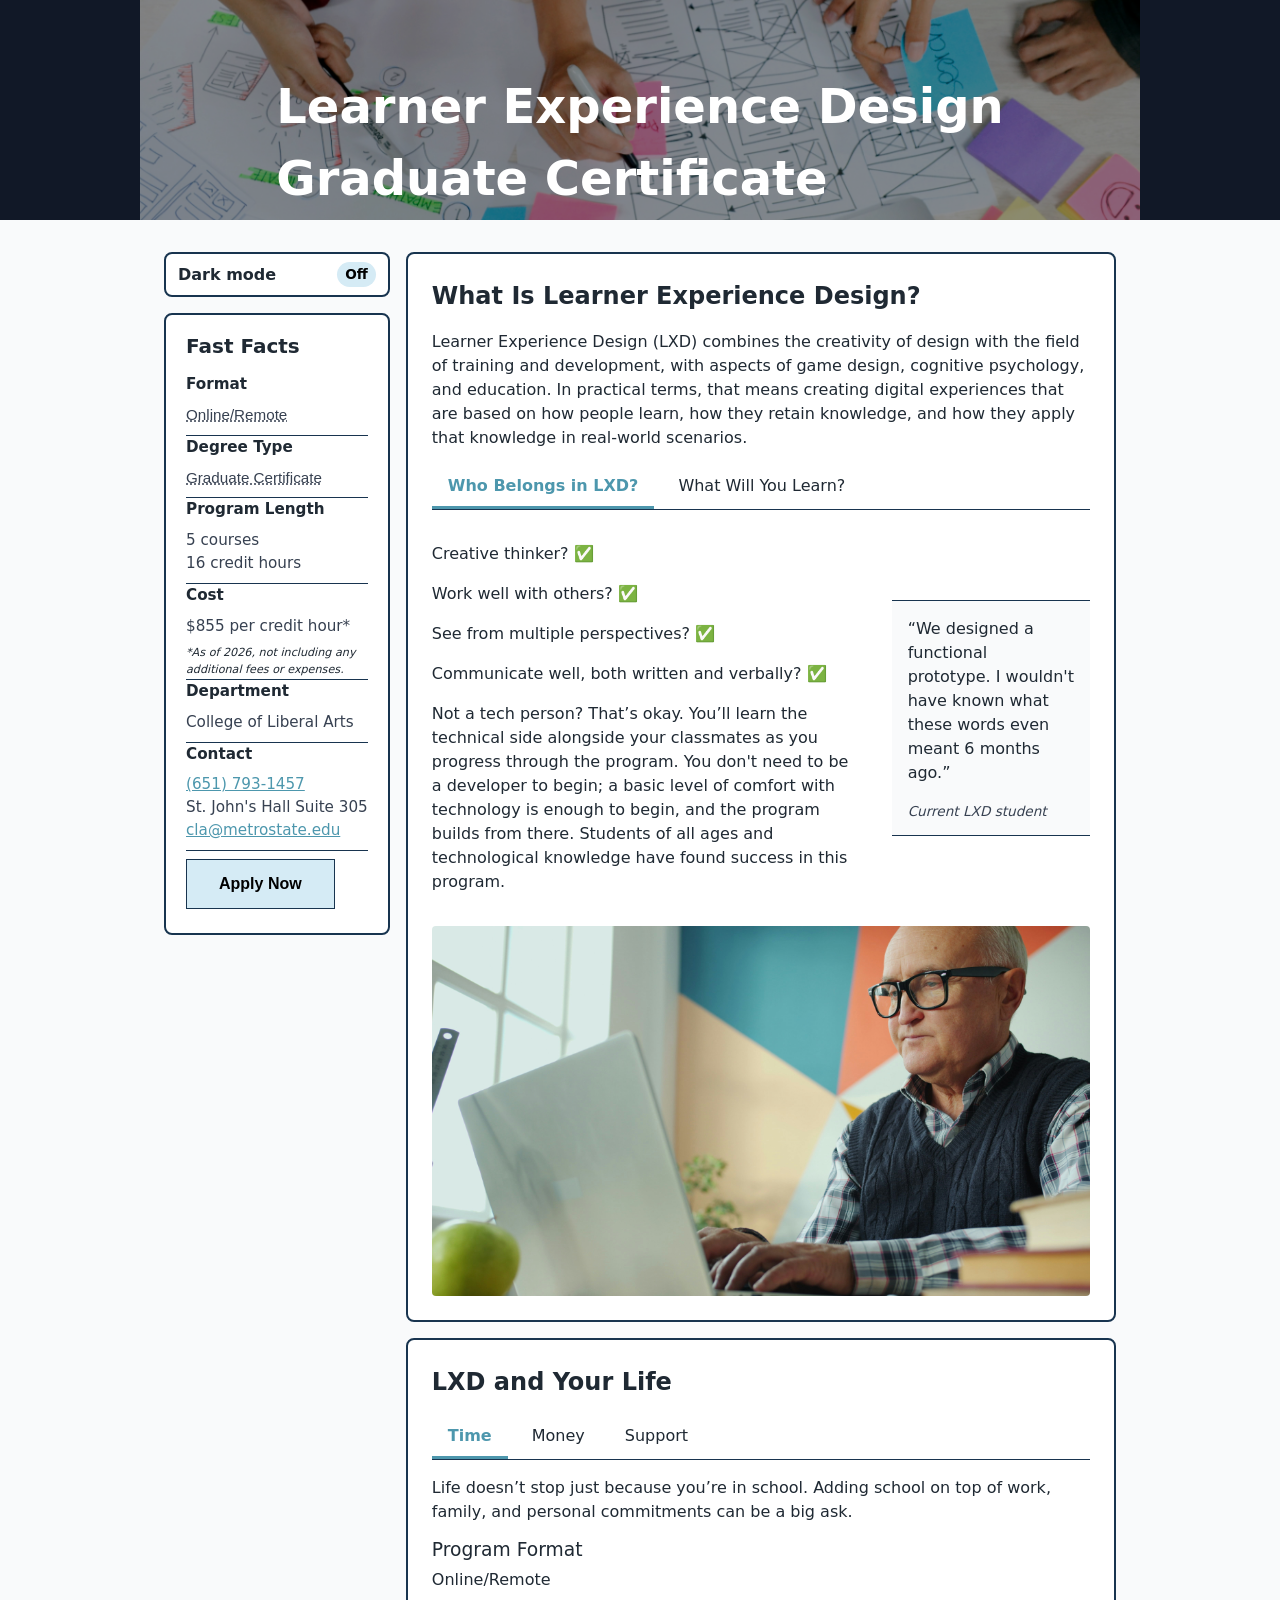
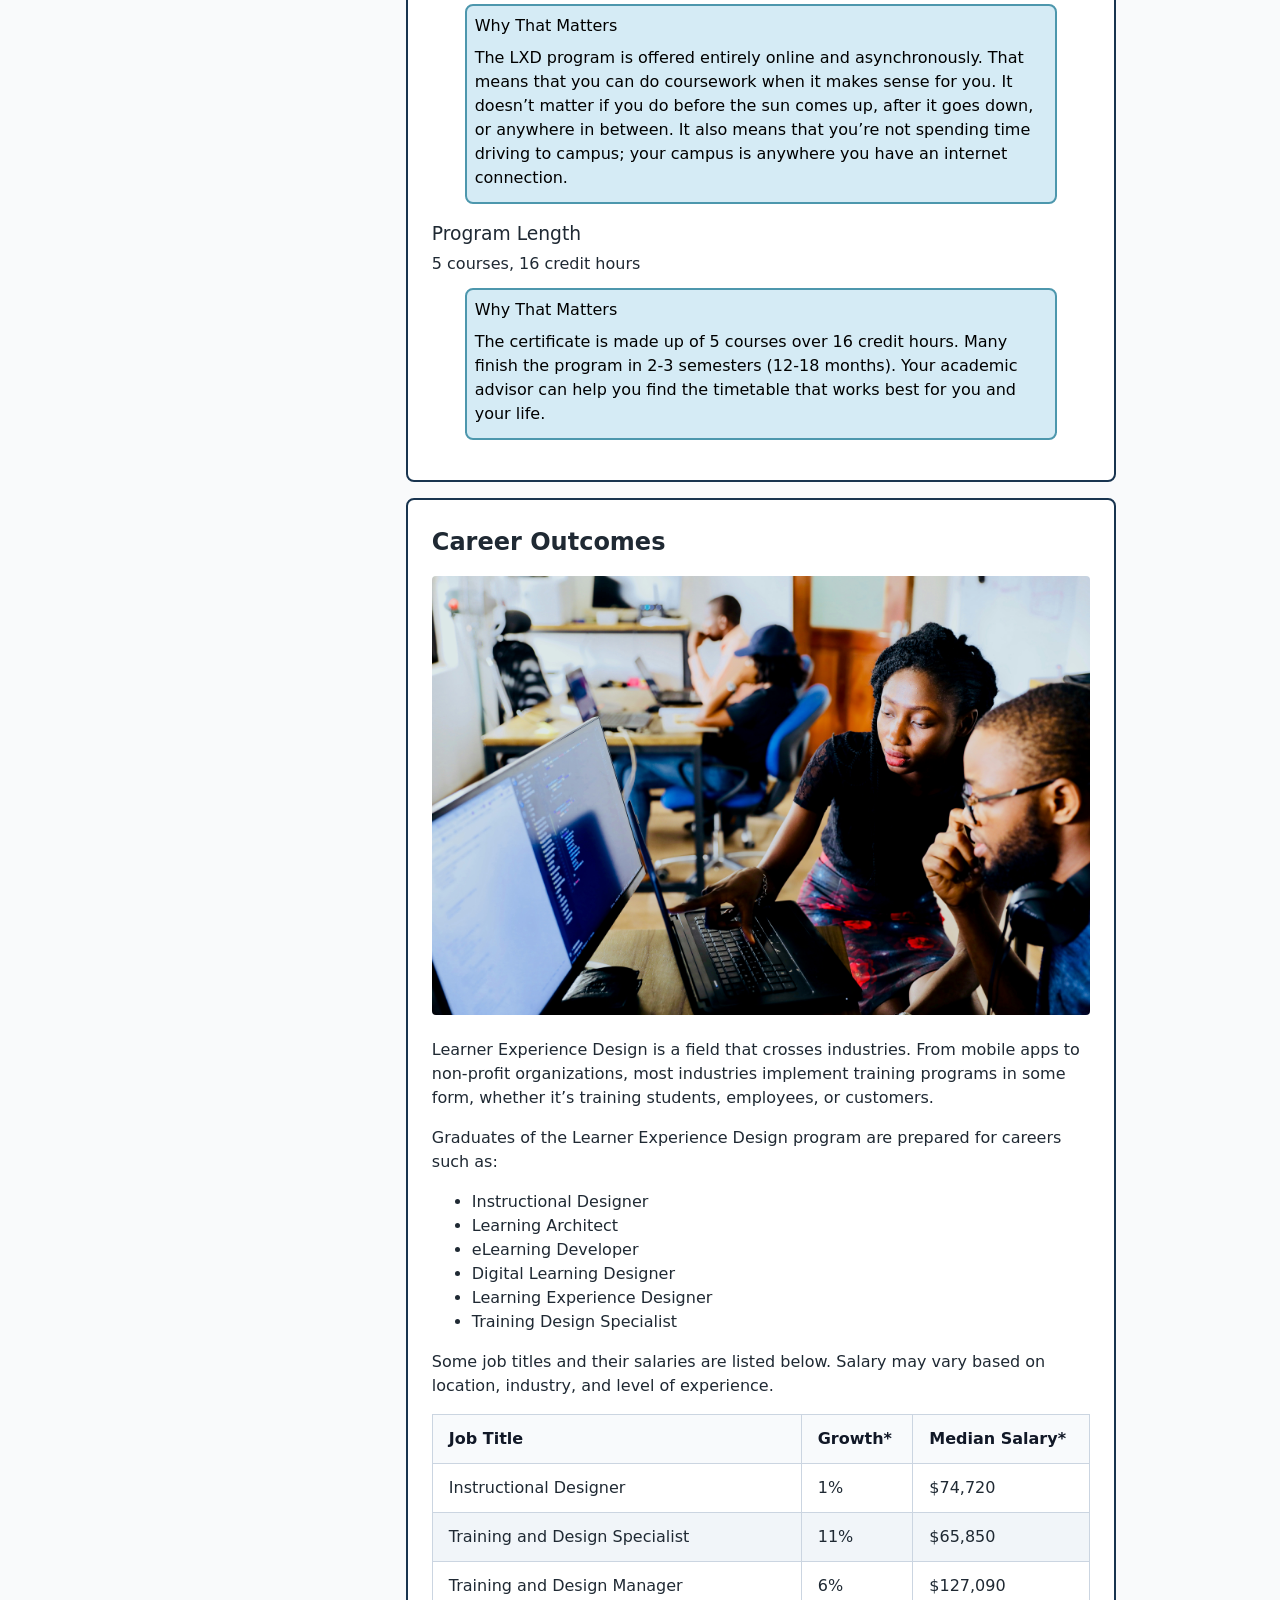
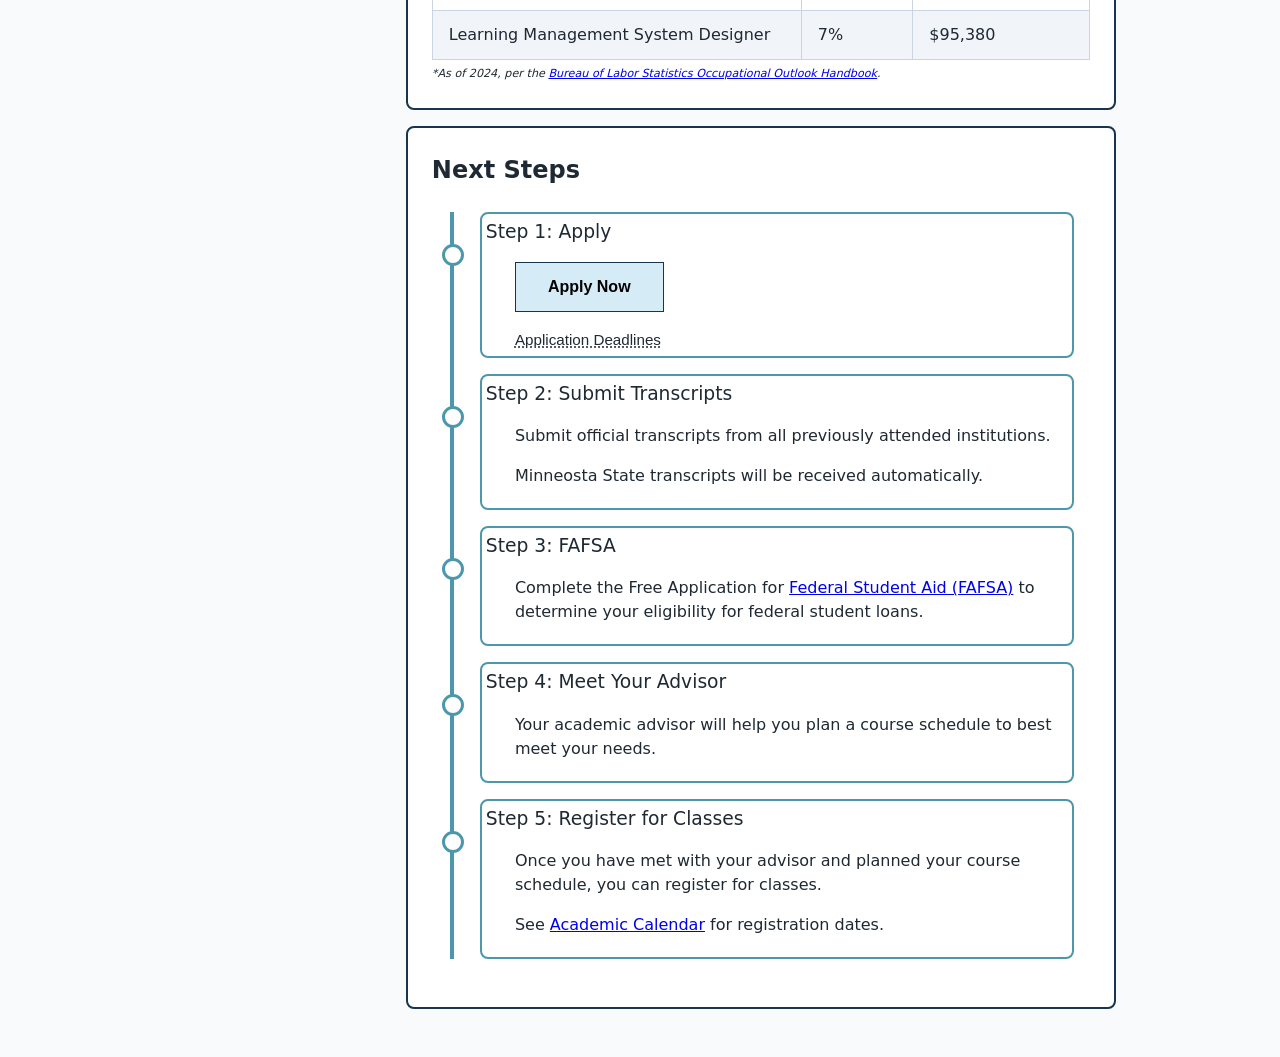
<file: index.html>
<!DOCTYPE html>
<html lang="en">
<head>
  <meta charset="UTF-8" />
  <meta name="viewport" content="width=device-width, initial-scale=1.0" />
  <title>Learner Experience Design</title>

  <link rel="stylesheet" href="styles.css" />
  
</head>

<body>

<!-- Skip to content -->
<a href="#main-content" class="skip-link">Skip to main content</a>

<header class="page-header" role="banner">
  <div class="page-header-inner">
    <div class="header-overlay">
      <h1>Learner Experience Design<br>Graduate Certificate</h1>
    </div>
  </div>
</header>

<main id="main-content" class="layout" role="main">

<!-- Sidebar -->
<div class="sidebar">

  <!-- Dark mode toggle -->
  <div class="theme-toggle-wrapper">
    <button
      id="theme-toggle"
      class="theme-toggle"
      role="switch"
      aria-checked="false"
    >
      <span class="toggle-label">Dark mode</span>
      <span class="toggle-state">Off</span>
    </button>
  </div>

  <!-- Fast Facts -->
<aside class="fast-facts" aria-label="Fast facts">
  <h2 class="fact-header">Fast Facts</h2>
  <ul>
    <li>
      <span class="fact-label">Format</span>
  <span class="fact-value">
    <span class="popover-wrap">
      <button class="popover-trigger" aria-describedby="format-info">Online/Remote</button>
      <div id="format-info" class="popover" role="tooltip" aria-hidden="true">
        Classes take place primarily through an online learning portal. They may have synchronous meetings scheduled via video conference tools such as Zoom or Microsoft Teams.
      </div>
    </span>
    </li>
    <li>
      <span class="fact-label">Degree Type</span>
      <span class="fact-value">
        <span class="popover-wrap">
        <button class="popover-trigger" aria-describedby="degree-info">Graduate Certificate</button>
      <div id="degree-info" class="popover" role="tooltip" aria-hidden="true">
        A graduate certificate program is shorter and more focused than a Master's degree program.
      </div>
    </li>
    <li>
      <span class="fact-label">Program Length</span>
      <span class="fact-value fact-value-tight">5 courses</span>
      <span class="fact-value">16 credit hours</span>
    </li>
    <li>
      <span class="fact-label">Cost</span>
      <span class="fact-value">$855 per credit hour*</span>
      <span class="disclaimer">*As of 2026, not including any<br>additional fees or expenses.</span>
    </li>
    <li>
      <span class="fact-label">Department</span>
      <span class="fact-value">College of Liberal Arts</span>
    </li>
    <li>
      <span class="fact-label">Contact</span>
      <span class="fact-value fact-value-tight"><a href="tel:6517931457">(651) 793-1457</a></span>
      <span class="fact-value fact-value-tight">St. John's Hall Suite 305</span>
      <span class="fact-value">
        <a href="mailto:cla@metrostate.edu">cla@metrostate.edu</a>
      </span>
    </li>
    <li class="fact-button-container">
      <span class="fact-label"><a href="https://metrostate.edu/apply-now" target="_blank"><button class="fact-button">Apply Now</button></a></span>
    </li>
  </ul>
  
</aside>
</div>

<!-- Popovers -->



<section class="content-column">

  <!-- What Is LXD -->
  <section class="card">
    <h2>What Is Learner Experience Design?</h2>
      <p>
        Learner Experience Design (LXD) combines the creativity of design with the field of training and development, with aspects of game design, cognitive psychology, and education. In practical terms, that means creating digital experiences that are based on how people learn, how they retain knowledge, and how they apply that knowledge in real-world scenarios. 
      </p>

      <div class="tabs">
        <div class="tab-list" role="tablist" aria-label="LXD Details">
          <button class="tab active"
                  role="tab"
                  aria-selected="true"
                  aria-controls="lxd-fit"
                  id="lxd-fit-tab">
            Who Belongs in LXD?
          </button>

          <button class="tab"
                  role="tab"
                  aria-selected="false"
                  aria-controls="lxd-learn"
                  id="lxd-learn-tab">
            What Will You Learn?
          </button>
        </div>

        <section id="lxd-fit"
                 class="tab-panel"
                 role="tabpanel"
                 aria-labelledby="lxd-fit-tab">
                 <div class="tab-info-row">
                  <div class="top-row">
                    <div class="left-aligned">
                    <p>
                      Creative thinker? ✅</p>
                      <p>Work well with others? ✅</p>
                      <p>See from multiple perspectives? ✅</p>
                      <p>Communicate well, both written and verbally? ✅</p>
                    <p>
                      Not a tech person? That’s okay. You’ll learn the technical side alongside your classmates as you progress through the program. You don't need to be a developer to begin; a basic level of comfort with technology is enough to begin, and the program builds from there. Students of all ages and technological knowledge have found success in this program.
                    </p>
                    </div>
                    <div class="tab-quote">
                      <p>
                        “We designed a functional prototype. I wouldn't have known what these words even meant 6 months ago.”</p>
                        <p class="quote-attribution">Current LXD student</p>
                    </div>
                  </div>
                  <img src="fit-image.jpg" alt="Older adult working on a laptop. Photo by Vitaly Gariev on Unsplash." class="tab-image">
                  
        </section>

        <section id="lxd-learn"
                 class="tab-panel"
                 role="tabpanel"
                 aria-labelledby="lxd-learn-tab">
          <div class="tab-info-learn">
            <p>The Learner Experience Design Graduate Certificate is made up of <b>five courses</b>, all focused on getting you the skills you need to be successful in the field.</p>
            <h3>Courses</h3>
            <div class="tab-enclosure-learn"><h4>Foundations of Learner Experience Design (4 credits)</h4>
              <p>This course is an introduction to the topic, and teaches concepts and techniques from design principles, instructional design, user experience design, and learning and development.</p></div>
            <div class="tab-enclosure-learn"><h4>User Experience and Design Thinking (4 credits)</h4>
              <p>This course focuses on user experience, with a user-centered approach. You’ll learn how to find what your learners need and want and test design solutions.</p></div>
            <div class="tab-enclosure-learn"><h4>Tools for Learner Experience Design (2 credits)</h4>
              <p>This course focuses on the eLearning tools you will actually use in your career. You will use these tools to create real learning experiences to meet the needs of an intended audience.</p></div>
            <div class="tab-enclosure-learn"><h4>Strategies for Learner Experience Design (2 credits)</h4>
                <p>This course is about the strategies and tools you will use to promote learner retention. It covers several strategies, all with an underlying emphasis on personalization and design.</p></div>
            <div class="tab-enclosure-learn tab-enclosure-learn-end"><h4>Elective (4 credits)</h4>
                <p>Your academic advisor will help you find which elective is best for you. Recommended classes will help support and elevate your knowledge, with topics including editing, project management, technical communication, and more.</p></div>
          </div>
        </section>

      </div>
    </section>

    <!-- How Does It Fit -->
    <section class="card">
      <h2>LXD and Your Life</h2>
        <div class="tabs">
          <div class="tab-list" role="tablist" aria-label="Barriers and Supports">
            <button class="tab active"
                    role="tab"
                    aria-selected="true"
                    aria-controls="life-time"
                    id="life-time-tab">
              Time
            </button>

            <button class="tab"
                    role="tab"
                    aria-selected="false"
                    aria-controls="life-money"
                    id="life-money-tab">
              Money
            </button>
            <button class="tab"
                    role="tab"
                    aria-selected="false"
                    aria-controls="life-community"
                    id="life-community-tab">
              Support
            </button>
          </div>

          <section id="life-time"
                   class="tab-panel"
                   role="tabpanel"
                   aria-labelledby="life-time-tab">  
            <div class="tab-info">
              <p>Life doesn’t stop just because you’re in school. Adding school on top of work, family, and personal commitments can be a big ask.</p>
              <h3>Program Format</h3>
              <p>Online/Remote</p>
                <div class="tab-matters">
                <h4>Why That Matters</h4>
                <p>The LXD program is offered entirely online and asynchronously. That means that you can do coursework when it makes sense for you. It doesn’t matter if you do before the sun comes up, after it goes down, or anywhere in between. It also means that you’re not spending time driving to campus; your campus is anywhere you have an internet connection.</p>
              </div>
                <h3>Program Length</h3>
              <p>5 courses, 16 credit hours</p>
                <div class="tab-matters">
                <h4>Why That Matters</h4>
                <p>The certificate is made up of 5 courses over 16 credit hours. Many finish the program in 2-3 semesters (12-18 months). Your academic advisor can help you find the timetable that works best for you and your life.</p>
              </div>
              </div>
          </section>

          <section id="life-money"
                   class="tab-panel"
                   role="tabpanel"
                   aria-labelledby="life-money-tab">
            <div class="tab-info">
              <p>Graduate courses at Metro State University are $855 per credit hour.*</p>
              <p>At 16 credit hours, the total cost of the LXD graduate certificate is $13,680.</p>
              <p class="disclaimer">*As of 2026, not including any additional fees or expenses.</p>
                <div class="tab-matters">
                <h4>Paying for Your Education</h4>
                <p><a href=http://metrostate.edu/finances/getting-started/graduate-students target=”_blank”>Gateway Student Services</a> can help you find options for assisting with the cost of attendance, including scholarships and educational loans.</p>
                <p>Many employers also have tuition reimbursement programs available. Check with your employer’s Employee Resources to see if yours offers assistance.</p>

              </div>
              </div>
          </section>
          <section id="life-community"
                   class="tab-panel"
                   role="tabpanel"
                   aria-labelledby="life-community-tab">
            <h3>Resources</h3>
            <p>Metro State has several offices dedicated to supporting your life both inside and outside the classroom.</p>
            <p>The <a href="https://www.metrostate.edu/accessibility" target="_blank">Center for Accessibility Resources</a> helps to ensure that university services are accessible and works to minimize the barriers that disability can create for students.</p>
            <p><a href="https://www.metrostate.edu/students/support/mental-health-wellness-resources" target="_blank">Metro State Mental Health and Wellness Resources</a> provide a centralized list of campus and community support options for a wide range of mental health needs.</p>
            <p>The <a href="https://services.metrostate.edu/" target="_blank">Metro State Service Center</a> offers a Knowledge Base and an online portal for technical support. For in-person assistance, the Library and Learning Center’s first-floor desk can help with application and software issues related to your studies.</p>
            <p>See all the resources available on the <a href="https://www.metrostate.edu/students/support" target="_blank">Metro State Student Support</a> website.</p>
            <h3>Academic Assistance</h3>
            <p>Metro State’s Library and Learning Center is a hub for academic assistance. Librarians are available to provide research support, from help searching databases to evaluating sources and managing citations. The Library also offers writing support, helping students develop and revise their writing, organize ideas, and apply citation styles. Research and writing assistance are available within the Library both in-person and online, ensuring flexible support that works with your schedule.</p>
            <p>Visit the <a href="https://library.metrostate.edu/help/" target="_blank">Library and Learning Center</a> webpage to learn more about how it can help you.</p>
            <h3>Age and Adult Learners</h3>
            <p>One of the biggest challenges when working adults return to college is the concern that they’ll be the oldest person in the room. In Learner Experience Design, that doesn’t have to be part of the equation. The majority of LXD students are adults who have been in the workforce and are now seeking to advance, shift, or re-focus their careers. </p>
          </section>
        </div>
    </section>

    <section class="card">
      <h2>Career Outcomes</h2>
      <img src="outcomes-image.jpg" alt="Students collaborating around a computer during a hands-on activity. Photo by Desola Lanre-Ologun on Unsplash." class="tab-image">
      <p>Learner Experience Design is a field that crosses industries. From mobile apps to non-profit organizations, most industries implement training programs in some form, whether it’s training students, employees, or customers.</p>
      <p>Graduates of the Learner Experience Design program are prepared for careers such as:</p>
      <ul>
        <li>Instructional Designer</li>
        <li>Learning Architect</li>
        <li>eLearning Developer</li>
        <li>Digital Learning Designer</li>
        <li>Learning Experience Designer</li>
        <li>Training Design Specialist</li>
      </ul>
      <p>Some job titles and their salaries are listed below. Salary may vary based on location, industry, and level of experience.</p>
      <table class="career-table w3-striped w3-bordered w3-hoverable">
        <thead>
          <tr>
            <th>Job Title</th>
            <th>Growth*</th>
            <th>Median Salary*</th>
          </tr>
        </thead>
        <tbody>
          <tr>
            <td>Instructional Designer</td>
            <td>1%</td>
            <td>$74,720</td>
          </tr>
          <tr>
            <td>Training and Design Specialist</td>
            <td>11%</td>
            <td>$65,850</td>
          </tr>
          <tr>
            <td>Training and Design Manager</td>
            <td>6%</td>
            <td>$127,090</td>
          </tr>
          <tr>
            <td>Learning Management System Designer</td>
            <td>7%</td>
            <td>$95,380</td>
          </tr>
        </tbody>
        </table>
        <span class="disclaimer">*As of 2024, per the <a href="https://www.bls.gov/ooh" target="_blank">Bureau of Labor Statistics Occupational Outlook Handbook</a>.</span>
    </section>

    <section class="card">
      <h2>Next Steps</h2>
      <div class="timeline">
  <div class="container">
    <div class="content">
      <h3>Step 1: Apply</h3>
      <div class="timeline-info"><p><a href="https://metrostate.edu/apply-now" target="_blank"><button class="fact-button">Apply Now</button></a></p>
          <span class="popover-wrap">
            <button class="popover-trigger" aria-describedby="deadline-info">Application Deadlines</button>
              <div id="deadline-info" class="popover" role="tooltip" aria-hidden="true">
                Fall: August 1<br>
                Spring: December 1<br>
                Summer: April 1</div>
          </span>
      </div>
    </div>
  </div>
  <div class="container">
    <div class="content">
      <h3>Step 2: Submit Transcripts</h3>
      <div class="timeline-info">
      <p>Submit official transcripts from all previously attended institutions.</p>
      <p>Minneosta State transcripts will be received automatically.</p>
      </div>
    </div>
  </div>
  <div class="container">
    <div class="content">
      <h3>Step 3: FAFSA</h3>
      <div class="timeline-info">
      <p>Complete the Free Application for <a href="https://www.fafsa.gov" target="_blank">Federal Student Aid (FAFSA)</a> to determine your eligibility for federal student loans.</p>
      </div>
    </div>
  </div>
  <div class="container">
    <div class="content">
      <h3>Step 4: Meet Your Advisor</h3>
      <div class="timeline-info">
      <p>Your academic advisor will help you plan a course schedule to best meet your needs.</p>
      </div>
    </div>
  </div>
    <div class="container">
    <div class="content">
      <h3>Step 5: Register for Classes</h3>
      <div class="timeline-info">
      <p>Once you have met with your advisor and planned your course schedule, you can register for classes.</p>
      <p>See <a href="https://www.metrostate.edu/academics/calendar" target="_blank">Academic Calendar</a> for registration dates.</p>
      </div>
    </div>
  </div>
</div>
    </section>

  </section>
</main>

<script src="script.js"></script>
</body>
</html>
</file>
<file: styles.css>
/* =====================================================
   Theme Variables (Light Default)
===================================================== */

:root {
  /* Page & surfaces */
  --bg-page: #f9fafb;
  --bg-surface: #ffffff;
  --bg-header: #111827;

  /* Text */
  --text-primary: #1f2933;
  --text-secondary: #374151;

  /* Borders & accents */
  --border-default: #18344F;
  --accent: #4D97AD;

  --tab-matters-bg: #D5EBF5;
  --tab-matters-text: #000000;
  --tab-matters-border: #4D97AD;

   /* Buttons */
   --button-default: #D5EBF5;
   --button-text: #000000;

   --popover-bg: #ffffff;
   --popover-text: #000000;
   --popover-border: none;

   /* Tables */
   --table-bg: #ffffff;
   --table-alt-bg: #f1f5f9;
   --table-border: #cbd5e1;
   --table-hover-bg: #e2e8f0;
   --table-head-bg: #f8fafc;
   --table-head-text: #111827;

   /*Border Size*/
   --border-weight: 2px;
}

/* Dark theme overrides */
[data-theme="dark"] {
  --bg-page: #0f172a;
  --bg-surface: #020617;
  --bg-header: #020617;

  --text-primary: #e5e7eb;
  --text-secondary: #cbd5f5;

  --border-default: #006275;
  --accent: #D5EBF5;

  --tab-matters-bg: #18344F;
  --tab-matters-text: #F0F1EA;
  --tab-matters-border: #006275;

      /* Buttons */
   --button-default: #006275;
   --button-text: #ffffff;

   --popover-bg: #000000;
   --popover-text: #F0F1EA;
   --popover-border: 1px solid #D5EBF5;

   /* Tables */
   --table-bg: #020617;
   --table-alt-bg: #0c172f;
   --table-border: #18344F;
   --table-hover-bg: #113051;
   --table-head-bg: #061329;
   --table-head-text: #e5e7eb;

      /*Border Size*/
   --border-weight: 3px;
}

/* =====================================================
   Skip Link
===================================================== */

.skip-link {
  position: absolute;
  top: -40px;
  left: 0;
  background: var(--accent);
  color: #ffffff;
  padding: 0.5rem 1rem;
  z-index: 100;
  text-decoration: none;
  font-weight: 600;
}

.skip-link:focus {
  top: 0;
}

/* =====================================================
   Base Styles
===================================================== */

body {
  margin: 0;
  font-family: system-ui, -apple-system, Segoe UI, Roboto, sans-serif;
  font-size: 1rem;
  line-height: 1.5;
  background-color: var(--bg-page);
  color: var(--text-primary);
}

.disclaimer {
  font-size: .7rem;
  font-style: italic;
}

/* =====================================================
   Header
===================================================== */

.page-header {
  background: var(--bg-header);
}

.page-header-inner {
  max-width: 1000px;
  margin: 0 auto;
  height: 220px;
  background: url("lxd-header.jpg") center / cover no-repeat;
  position: relative;
}

.header-overlay {
  position: absolute;
  inset: 0;
  background: rgba(0, 0, 0, .45);
  display: flex;
  align-items: center;
  justify-content: center;
}

.header-overlay h1 {
  margin: 4rem 0 0 0;
  font-size: clamp(2rem, 4vw, 3rem);
  color: #ffffff;
}

/* =====================================================
   Layout
===================================================== */

.layout {
  max-width: 1000px;
  margin: 0 auto;
  padding: 2rem 1.5rem;

  display: grid;
  grid-template-columns: max-content 1fr;
  gap: 1rem;
}

.layout, .layout * { 
  box-sizing: border-box; 
}

/* Sidebar and Dark Mode */
.sidebar {
  display: flex;
  flex-direction: column;
  gap: 1rem;
  max-width: 100%;
  align-self: start;
}

.theme-toggle-wrapper {
  width: 100%;
}

.theme-toggle {
  width: 100%;
  display: flex;
  justify-content: space-between;
  align-items: center;

  background: var(--bg-surface);
  color: var(--text-primary);
  border: var(--border-weight) solid var(--border-default);
  border-radius: 8px;

  padding: 0.5rem 0.75rem;
  font: inherit;
  cursor: pointer;
}

.theme-toggle:focus-visible {
  outline: 2px solid var(--accent);
  outline-offset: 2px;
}

.toggle-label {
  font-weight: 600;
}

.toggle-state {
  font-size: 0.85rem;
  font-weight: 600;
  padding: 0.15rem 0.5rem;
  border-radius: 999px;

  background: var(--button-default);
  color: var(--button-text);
}

/* Visual state when ON */
[data-theme="dark"] .toggle-state {
  background: var(--button-default);
  color: #ffffff;
}

.card h2 {
  margin-block: 0rem;
}

/* Fast Facts */

.fast-facts {
  background: var(--bg-surface);
  border: var(--border-weight) solid var(--border-default);
  border-radius: 8px;
  padding: 1rem 1.25rem;
  align-self: start;
  width: auto;
  display: flex;
  flex-direction: column;
}

.fact-header {
  margin: 0 0 0.75rem 0;
  font-size: 1.25rem;
  font-weight: 600;
  color: var(--text-primary);
}

.fast-facts ul {
  list-style: none;
  margin: 0;
  padding: 0;
  justify-content: center;
}

.fast-facts li {
  display: flex;
  flex-direction: column;
  justify-content: top;
  min-height: 3.25rem;
  border-bottom: 1px solid var(--border-default);
}

.fast-facts li:last-child {
  border-bottom: none;
}

.fact-label {
  font-weight: 600;
  font-size: 0.95rem;
  white-space: nowrap;
  padding-bottom: 0.5rem;
}

.fact-value {
  font-size: 0.95rem;
  color: var(--text-secondary);
  white-space: normal;
  padding-bottom: 0.5rem;
}

.fact-value-tight {
  padding-bottom: 0;
}

.fact-value a {
  color: var(--accent);
  text-decoration: underline;
  word-break: break-word;
}

.button, .fact-button {
  background-color: var(--button-default);
  border: 1px solid var(--border-default);
  color: var(--button-text);
  padding: 15px 32px;
  text-align: center;
  text-decoration: none;
  display: inline-block;
  font-size: 16px;
  font-weight: bold;
  cursor: pointer;
}

.fact-button-container {
  padding-top: 0.5rem;
}

/* =====================================================
   Cards (Main Content)
===================================================== */

.card {
  background: var(--bg-surface);
  border: var(--border-weight) solid var(--border-default);
  border-radius: 8px;
  padding: 1.5rem;
  margin-bottom: 1rem;
}

/* =====================================================
   Tabs
===================================================== */

.tabs {
  margin-top: 1rem;
}

.tab-list {
  display: flex;
  gap: 0.5rem;
  border-bottom: 1px solid var(--border-default);
}

.tab {
  background: none;
  border: none;
  padding: 0.5rem 1rem;
  font: inherit;
  font-size: 1rem;
  cursor: pointer;
  border-bottom: 3px solid transparent;
  color: var(--text-primary);
}

.tab.active {
  border-bottom-color: var(--accent);
  color: var(--accent);
  font-weight: 600;
}

.tab:focus-visible {
  outline: 2px solid var(--accent);
  outline-offset: 2px;
}

.tab-panel {
  display: none;
  margin-top: 1rem;
  max-width: 100%;
}

.tab-panel.active {
  display: block;
}

.tab-matters {
  margin: 0 5% 1rem 5%;
  padding: 0 .5rem 0rem 0.5rem;
  color: var(--tab-matters-text);
  background: var(--tab-matters-bg);
  border: var(--border-weight) solid var(--tab-matters-border);
  border-radius: 8px;
}

.tab-enclosure-learn {
  padding: 0 .5rem 0rem 0.5rem;
  color: var(--tab-matters-text);
  border-bottom: 1px solid var(--border-default);
}

.tab-enclosure-learn-end {
  border-bottom: 0px;
}

.tab-info-learn h4 {
  font-size: 1.217rem;
}

h3 {
  margin-bottom: 0.25rem;
  margin-top: 0;
  padding: 0;
  font-weight: 500;
}

h4 {
  margin-block: 0.5rem;
  font-weight: 500;
}

.tab-info p{
  margin-bottom: 0.75rem;
  margin-top: 0;
}

.tab-info-row {
  display: flex;
  flex-direction: column;
}

.top-row {
  display: flex;
  flex-direction: row;
}

.left-aligned {
  display: block;
  max-width: 65%;
  margin-right: 2rem;
}

.tab-quote {
  display: block;
  align-self: center;
  max-width: 35%;
  border-top: 1px solid var(--border-default);
  border-bottom: 1px solid var(--border-default);
  background: var(--bg-page);
  padding: 0 1rem;
}

.tab-image {
  width: 100%;
  height: auto;
  margin-top: 1rem;
  border-radius: 4px;
}

.quote-attribution {
  font-style: italic;
  font-size: .85rem;
  color: var(--text-secondary);
  justify-self: right;
}

/* Tables */
.career-table {
  width: 100%;
  border-collapse: collapse;
  background: var(--table-bg);
  color: var(--text-primary);
}

.career-table th,
.career-table td {
  padding: 0.75rem 1rem;
  text-align: left;
  border: 1px solid var(--table-border);
}

.career-table th {
  background: var(--table-head-bg);
  color: var(--table-head-text);
}

.career-table.w3-striped tbody tr:nth-child(even) {
  background: var(--table-alt-bg);
}

.career-table.w3-hoverable tbody tr:hover {
  background: var(--table-hover-bg);
}

.career-table.w3-bordered {
  border: 1px solid var(--table-border);
}

/* =====================================================
   Motion Preferences
===================================================== */

@media (prefers-reduced-motion: no-preference) {
  body {
    transition: background-color 0.2s ease, color 0.2s ease;
  }
}

/* Popovers */
.popover-wrap { position: relative; display: inline-block; }
.popover-trigger { background: none; font-size: 0.95rem; border: none; padding: 0; margin: 0; color: inherit; text-decoration: underline dotted; cursor: pointer; }

/* hidden by default */
.popover { 
  position: absolute;
  display: none;
  left: 100%;
  top: 50%;
  transform: translate(8px, -50%);
  width: clamp(180px, 32vw, 520px);
  max-width: calc(100vw - 32px);
  word-break: break-word  ;
  background: var(--popover-bg);
  color: var(--popover-text);
  border: var(--popover-border);
  border-radius: 8px;
  padding: 10px 12px;
  box-shadow: 0 8px 24px rgba(0,0,0,0.15);
  z-index: 9999;
  font-size: 0.95rem;
}

/* show for keyboard and pointer */
.popover-wrap:focus-within .popover,
.popover-wrap:hover .popover {
  display: block;
}

.popover[aria-hidden="true"] { display: none; }
.popover[aria-hidden="false"] { display: block; }

/* arrow */
.popover::before {
  content: "";
  position: absolute;
  width: 12px;
  height: 12px;
  background: var(--popover-bg);
  border: var(--popover-border);
  transform: rotate(45deg);
  left: -6px;
  top: calc(50% - 6px);
}


 /* Timeline
===================================================== */

.timeline {
  position: relative;
  max-width: 800px;
  margin: 1.5rem auto;
  padding: 0rem 0;
}

/* Vertical line */
.timeline::after {
  content: "";
  position: absolute;
  width: 4px;
  background-color: var(--tab-matters-border);
  top: 0;
  bottom: 0;
  left: 20px;
  margin-left: -2px;
}

.container {
  padding: 0rem 1rem 0rem 3rem;
  width: 100%;
  position: relative;
  left: 0;
}

/* Timeline dots */
.container::after {
  content: "";
  position: absolute;
  width: 16px;
  height: 16px;
  left: 10px;
  background-color: var(--bg-surface);
  border: 3px solid var(--tab-matters-border);
  top: 2rem;
  border-radius: 50%;
  z-index: 1;
}

.left {
  left: 0;
}

.right {
  left: 0;
}

.content {
  padding: .25rem .25rem;
  background-color: var(--bg-surface);
  border: var(--border-weight) solid var(--tab-matters-border);
  border-radius: 8px;
  margin-bottom: 1rem;
}

.timeline-info {
  font-size: 1rem;
  margin-left: 5%;
} 

/* =====================================================
   Responsive
===================================================== */

@media (max-width: 768px) {
  .layout {
    grid-template-columns: 1fr;
    padding: 1rem 0.75rem;
  }

  .sidebar {
    max-width: 100vw;
  }
  .fast-facts {
    max-width: 100vw;
    padding: 0.5rem 0.5rem;
  }

  .fast-facts ul {
    width: 100%;
    display: flex;
    flex-direction: row;
    flex-wrap: wrap;
    gap: .5rem;
    overflow-x: auto;
    padding: 0.5rem 0;
  }

  .fast-facts li {
    flex: 0 0 auto;
    width: 30%;
    min-height: initial;
    border-bottom: none;
    padding-right: 1rem;
    padding-left: 0;
  }

  .fast-facts li:last-child {
    justify-content: center;
    align-items: center;
    padding-right: 0;
    border-bottom: none;
    border-right: none;
  }

  .fact-label {
    white-space: normal;
  }

  .popover { left: 100%; top: calc(100% + 8px); transform: translateX(-50%); }
  .popover::before { left: 50%; top: -6px; transform: translateX(-50%) rotate(45deg); }

  .tab-info-row {
    display: flex;
    flex-direction: column;
  }

  .top-row {
    display: flex;
    flex-direction: column;
  }

  .left-aligned {
    max-width: 100%;
  }

  .tab-quote {
    order: -1;
    max-width: 100%;
  }

}
</file>
